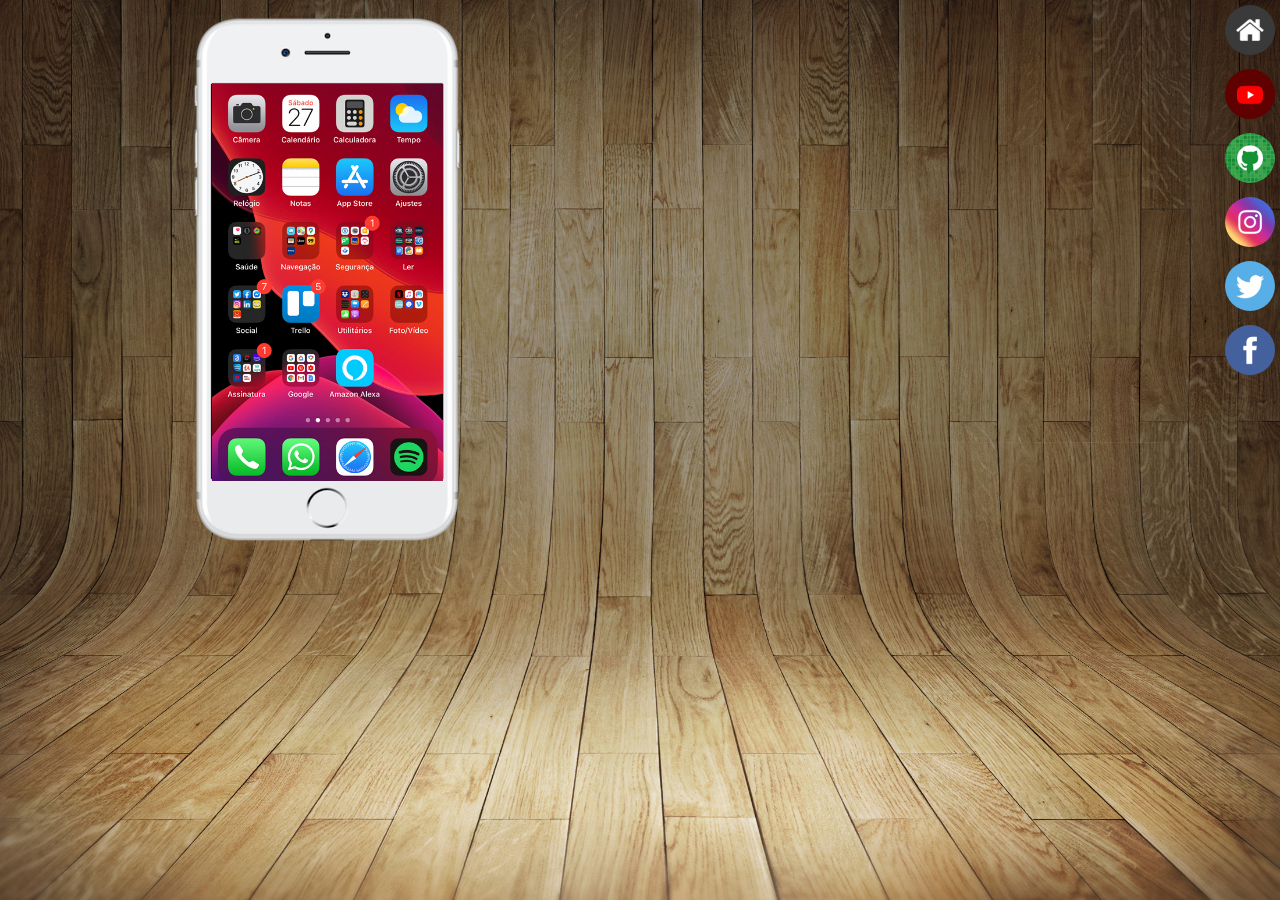
<file: index.html>
<!DOCTYPE html>
<html lang="pt-br">
<head>
    <meta charset="UTF-8">
    <meta http-equiv="X-UA-Compatible" content="IE=edge">
    <meta name="viewport" content="width=device-width, initial-scale=1.0">
    <link rel="shortcut icon" href="imagens/favicon.ico" type="image/x-icon">
    <link rel="stylesheet" href="estilos/index.css">
    <title>Projeto redes sociais </title>
</head>
<body>
    <!--Botões das redes sociais-->
    <section id="redes-sociais">
        <nav>
            <ul type="none">
                <li><a href="home.html" target="social"><img src="imagens/logo-home.jpg" alt="logo-home"></a></li>
                <li><a href="youtube.html" target="social"><img src="imagens/logo-youtube.jpg" alt="logo-youtube"></a></li>
                <li><a href="github.html" target="social"><img src="imagens/logo-github.jpg" alt="logo-github"></a></li>
                <li><a href="instagram.html" target="social"><img src="imagens/logo-instagram.jpg" alt="logo-instagram"></a></li>
                <li><a href="twitter.html" target="social"><img src="imagens/logo-twitter.jpg" alt="logo-twitter"></a></li>
                <li><a href="facebook.html" target="social"><img src="imagens/logo-facebook.jpg" alt="logo-facebook"></a></li>
            </ul>
        </nav>
    </section>
    <!--Seção celular-->
    <section id="celular">
        <img src="imagens/frame-iphone.png" alt="frame-iphone">
    </section>
    <!--Iframe das telas-->
    <iframe src="home.html" name="social" frameborder="0">
        Seu navegador poderá ser compatível com esse iframe!!!
    </iframe>
</body>
</html>
</file>
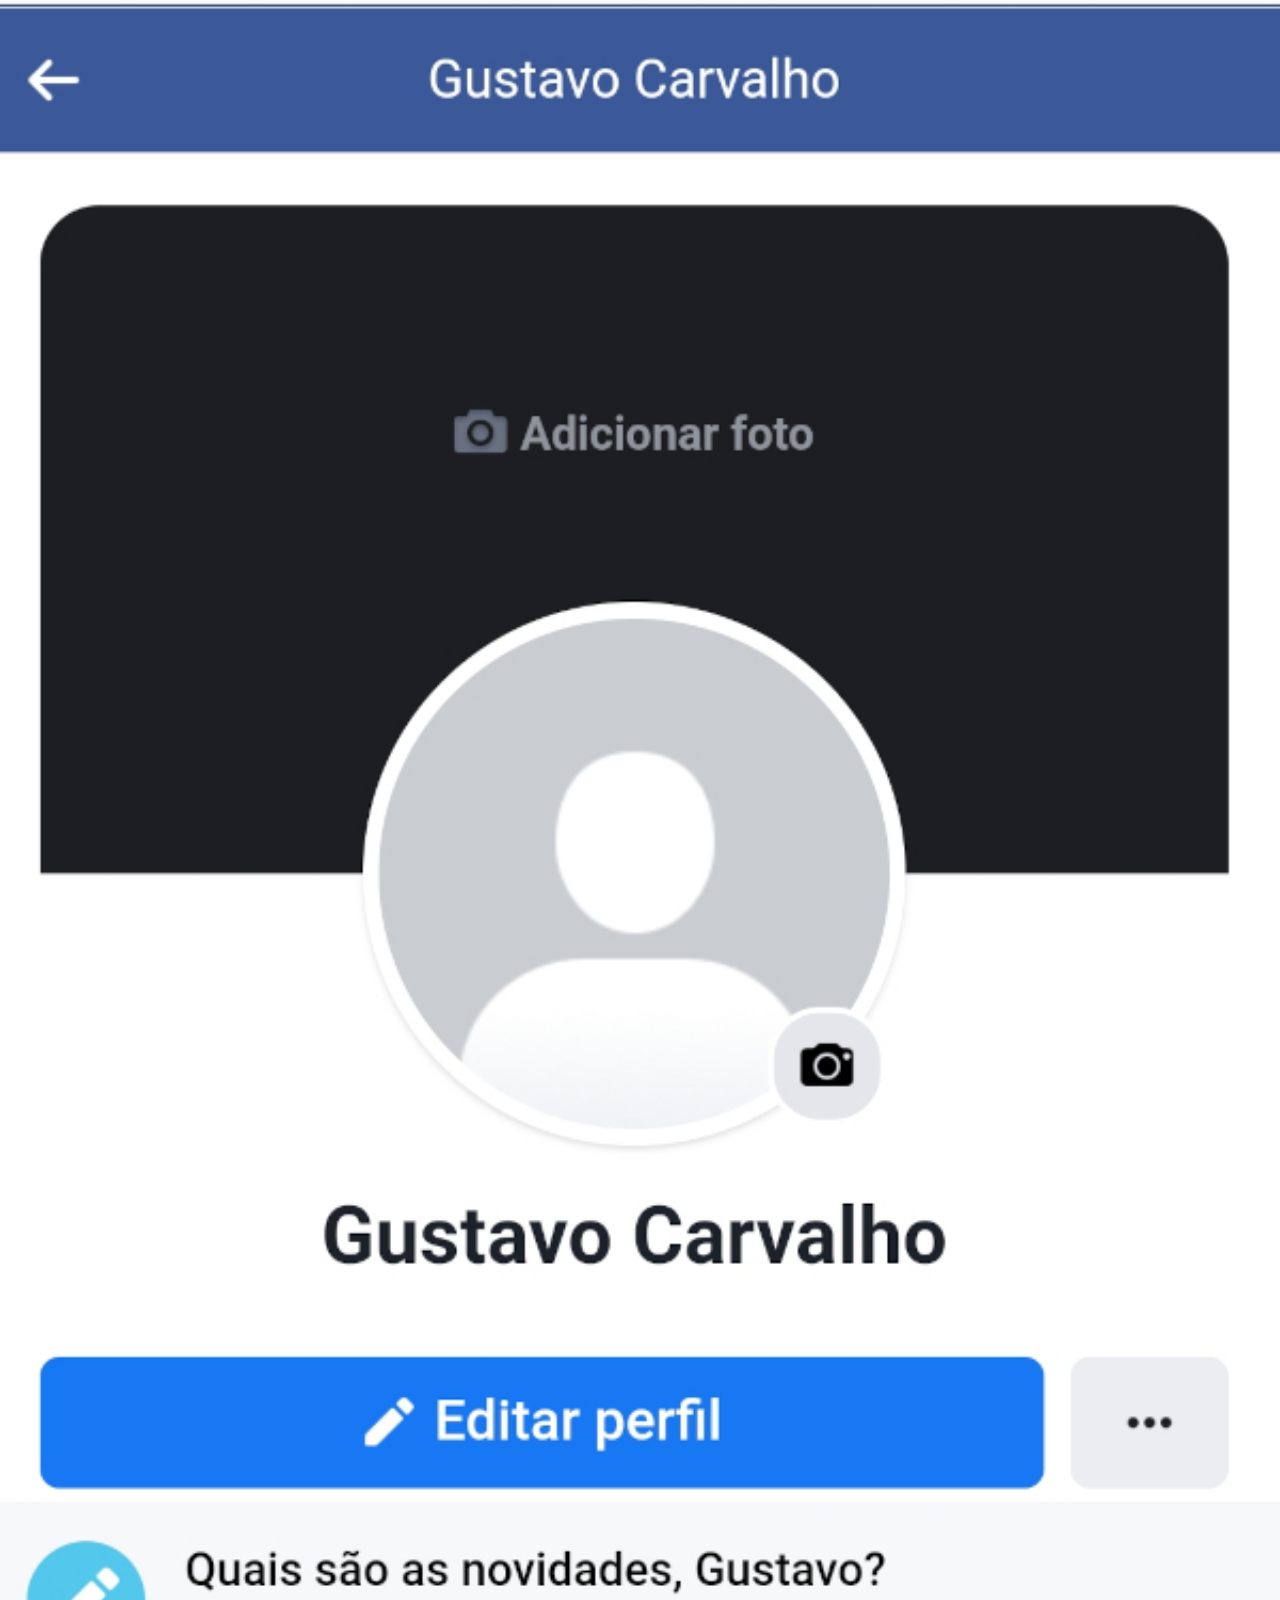
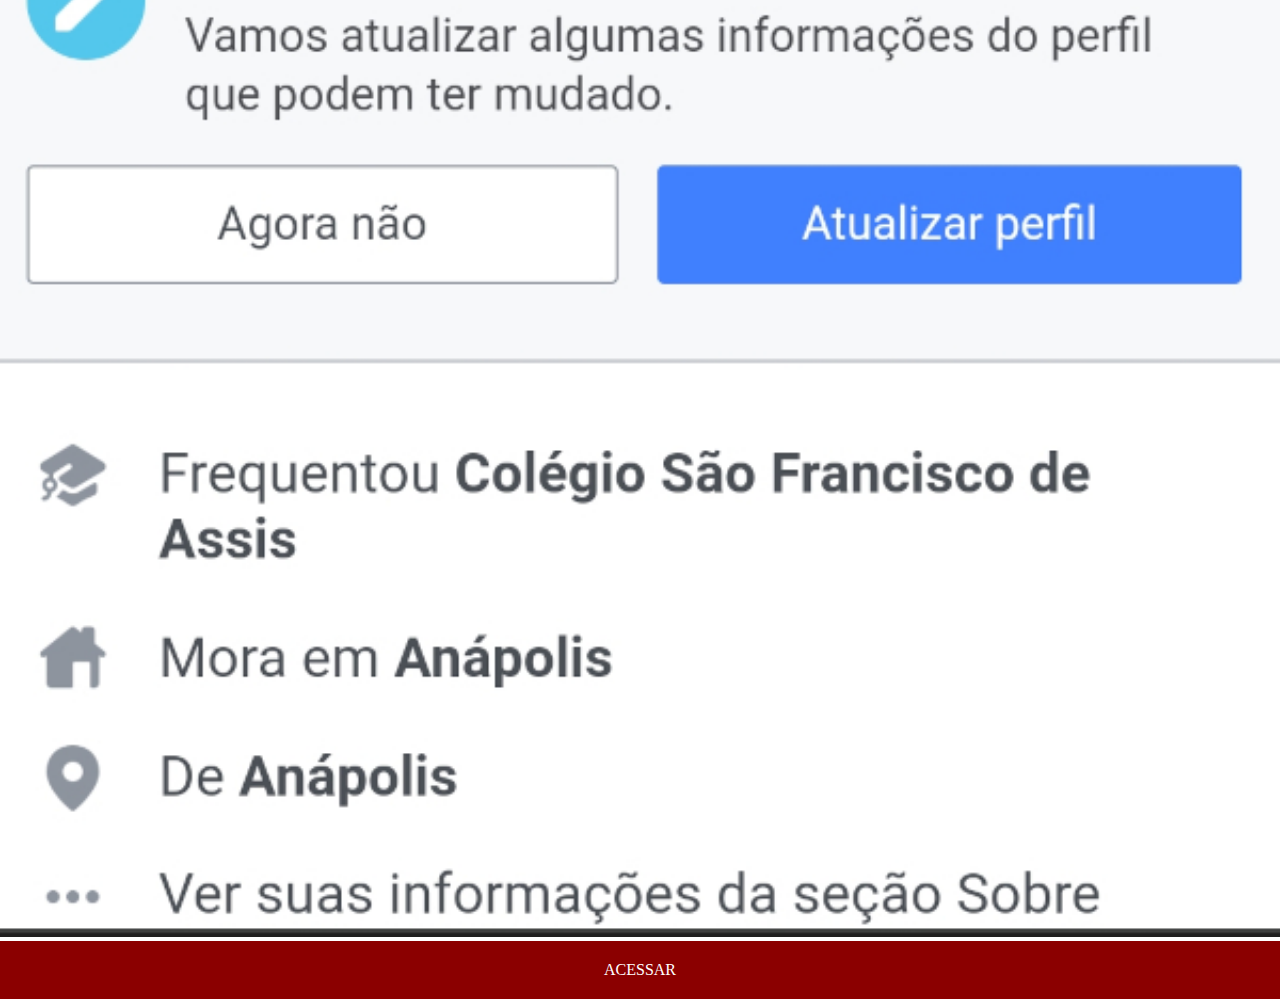
<file: facebook.html>
<!DOCTYPE html>
<html lang="en">
<head>
    <meta charset="UTF-8">
    <meta http-equiv="X-UA-Compatible" content="IE=edge">
    <meta name="viewport" content="width=device-width, initial-scale=1.0">
    <link rel="stylesheet" href="estilos/facebook.css">
    <title>Document</title>
</head>
<body>
    <img src="imagens/tela-facebook.jpg" alt="tela-facebook">
    <a href="https://web.facebook.com/profile.php?id=100011045645248" target="_blank">ACESSAR</a>
</body>
</html>
</file>
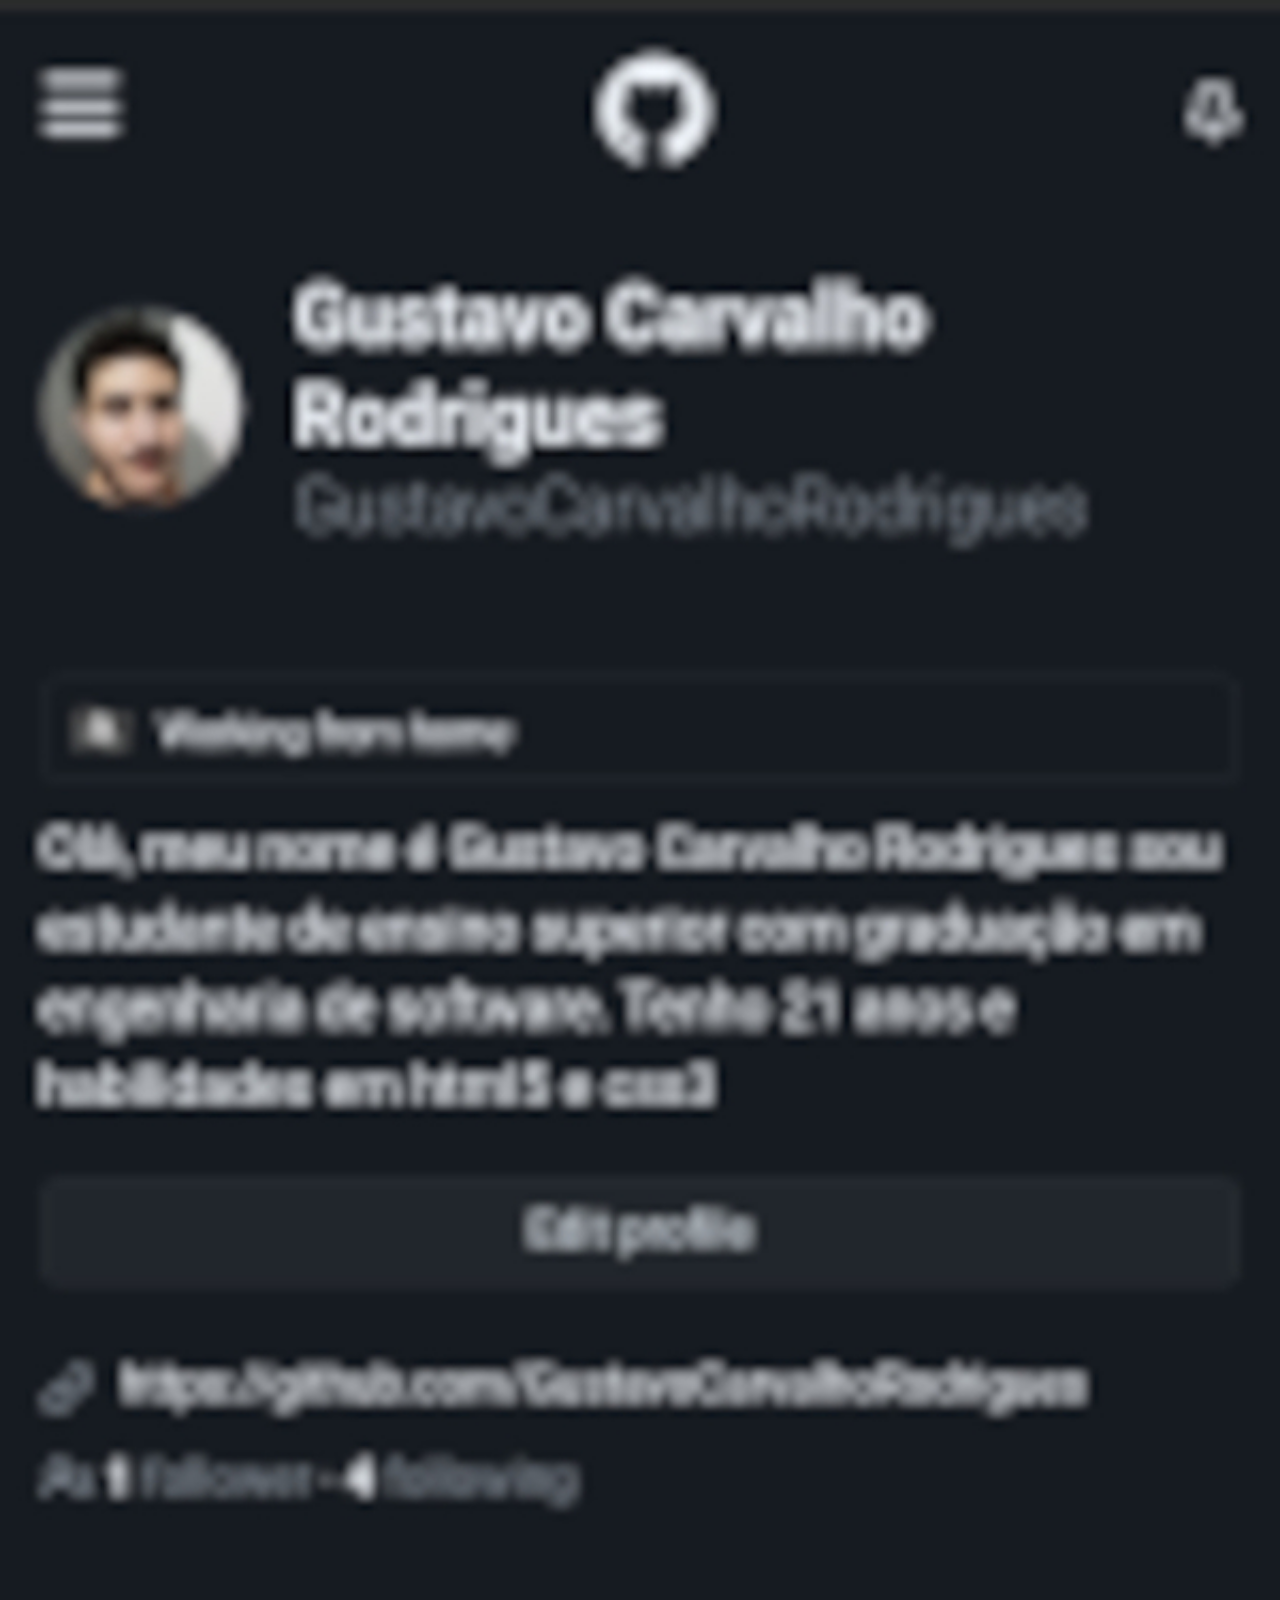
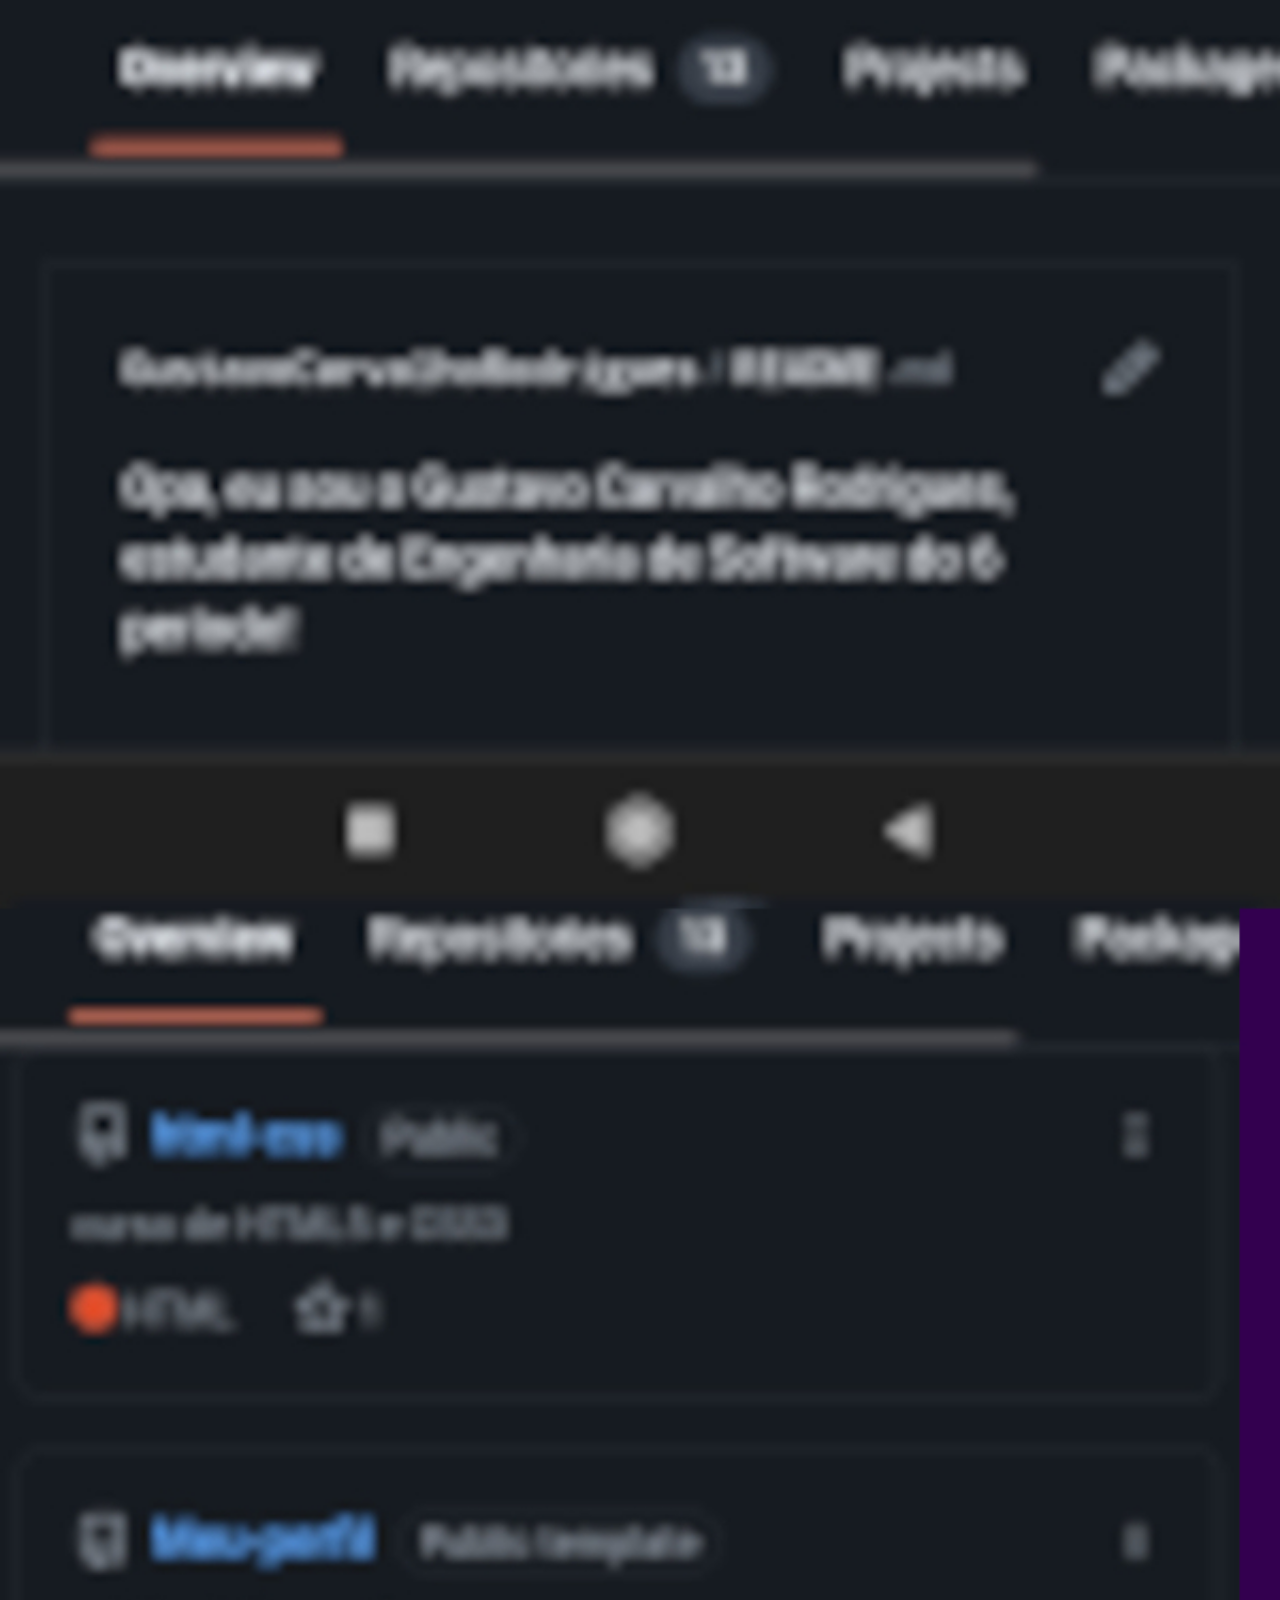
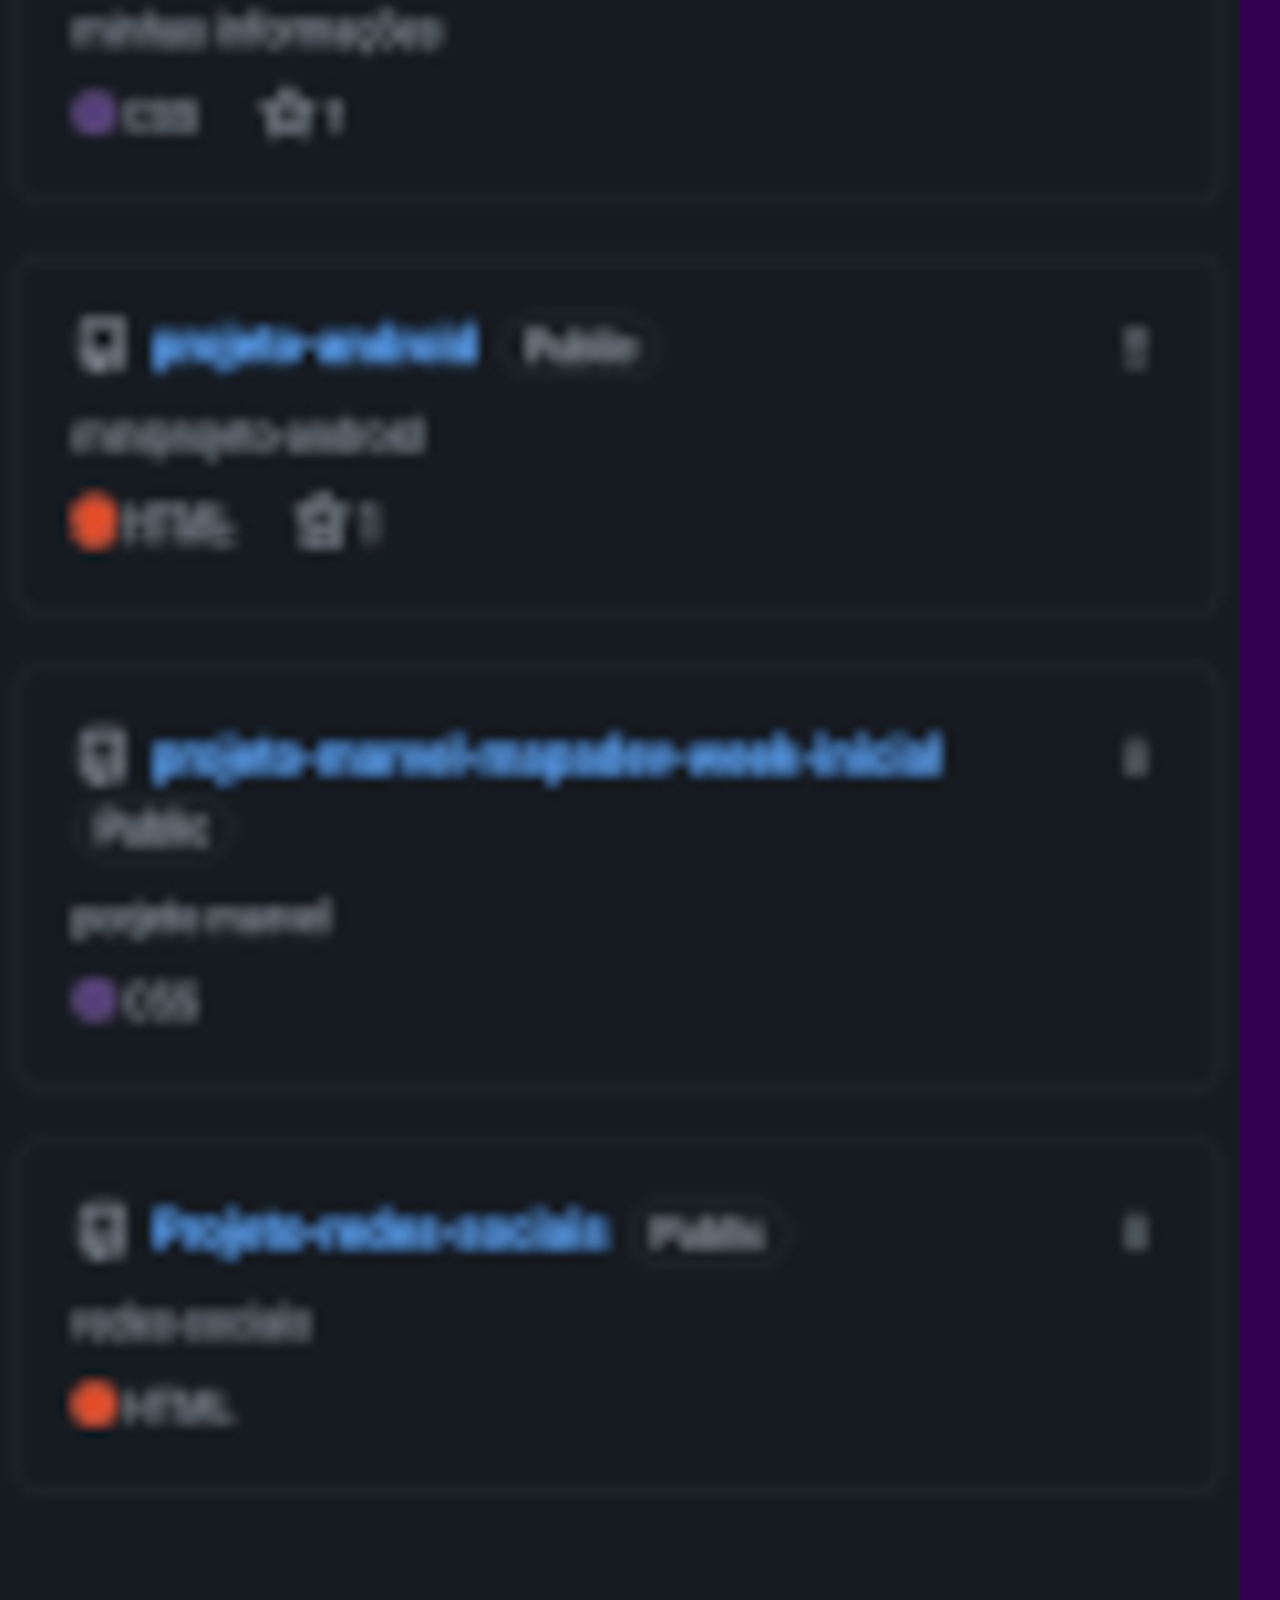
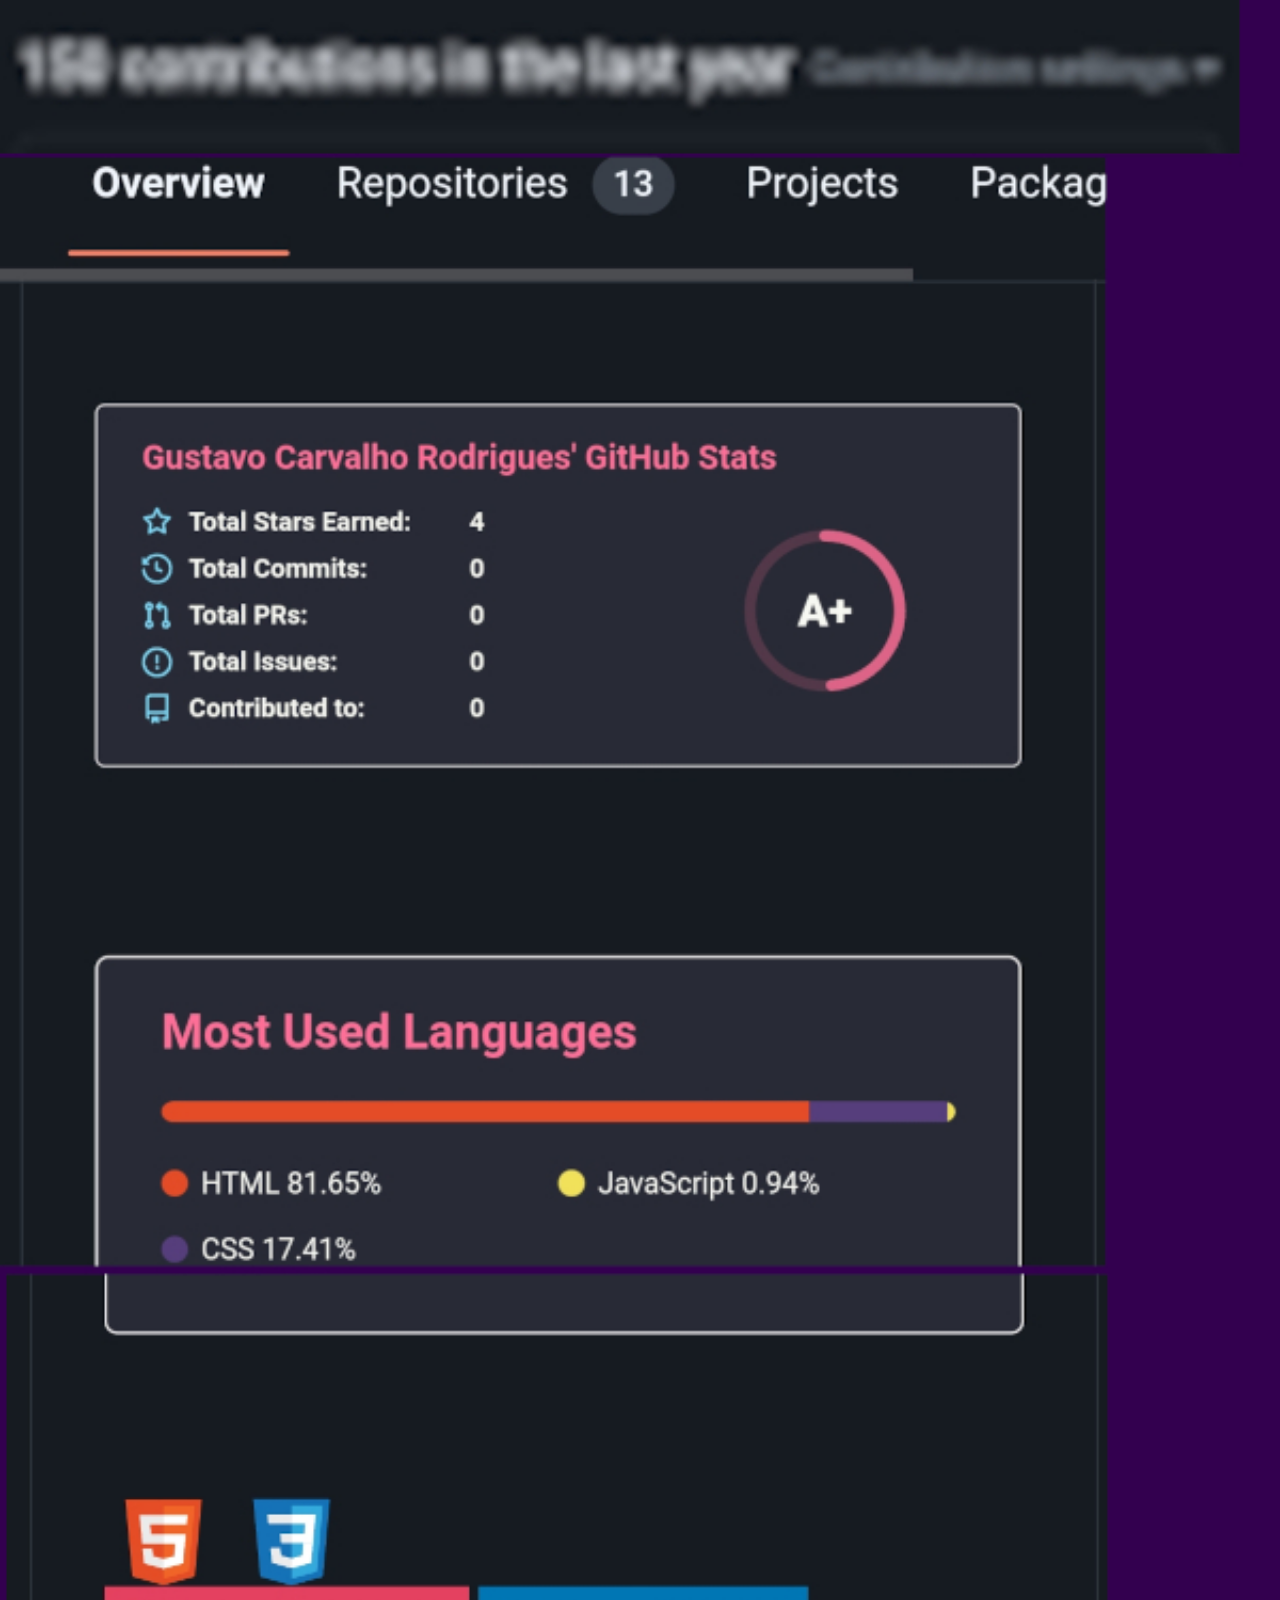
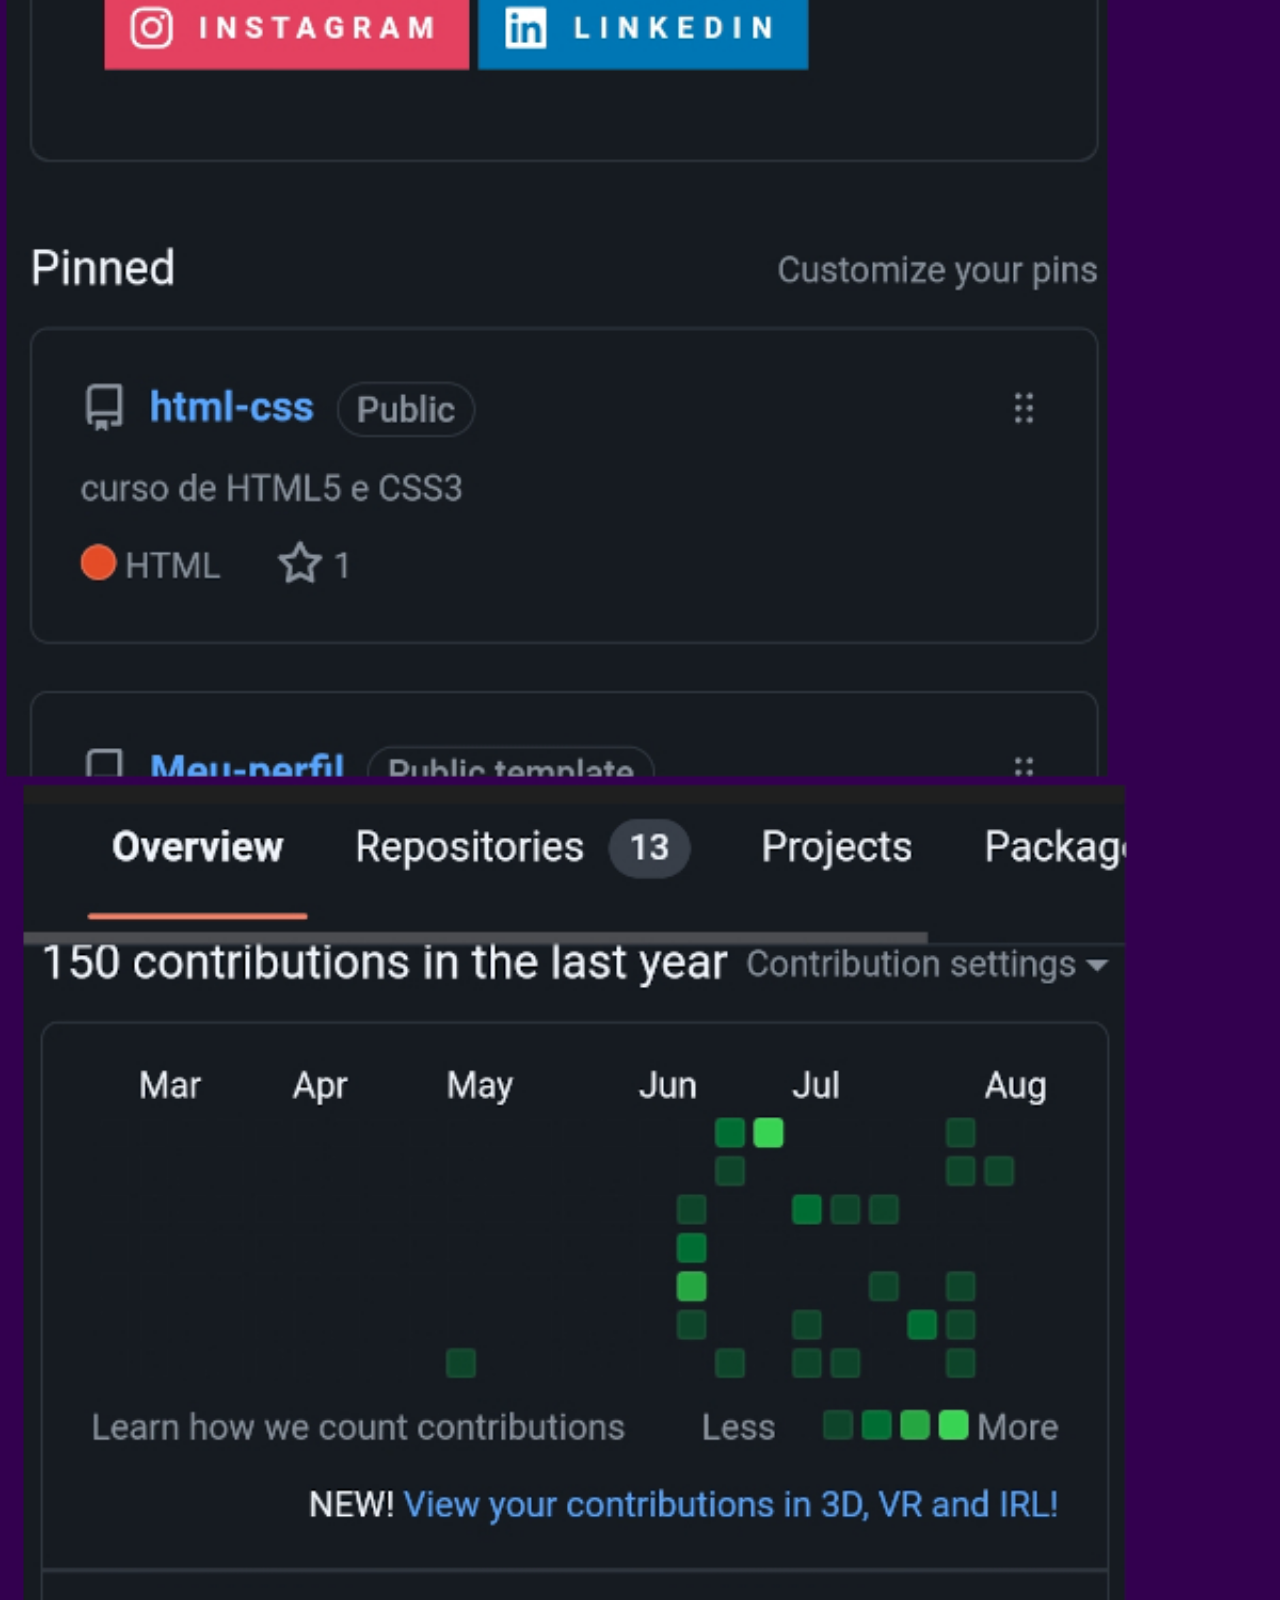
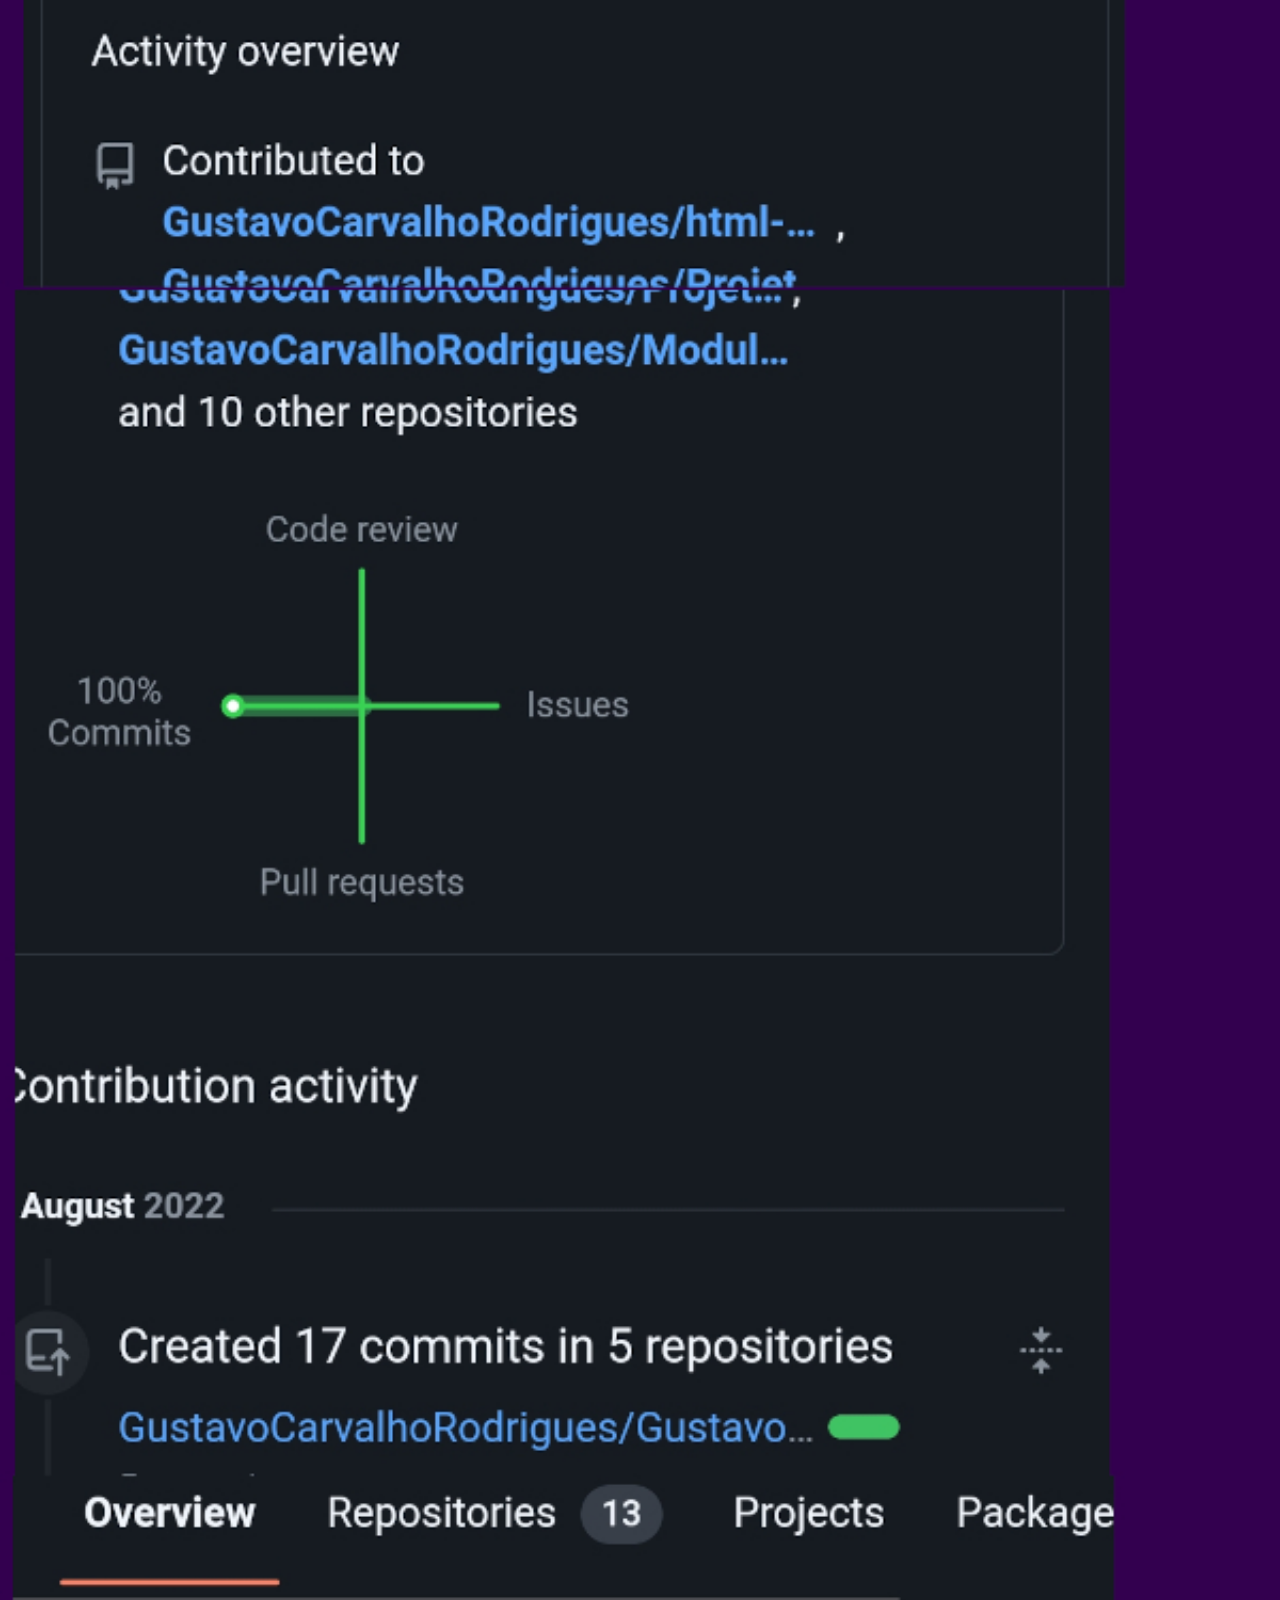
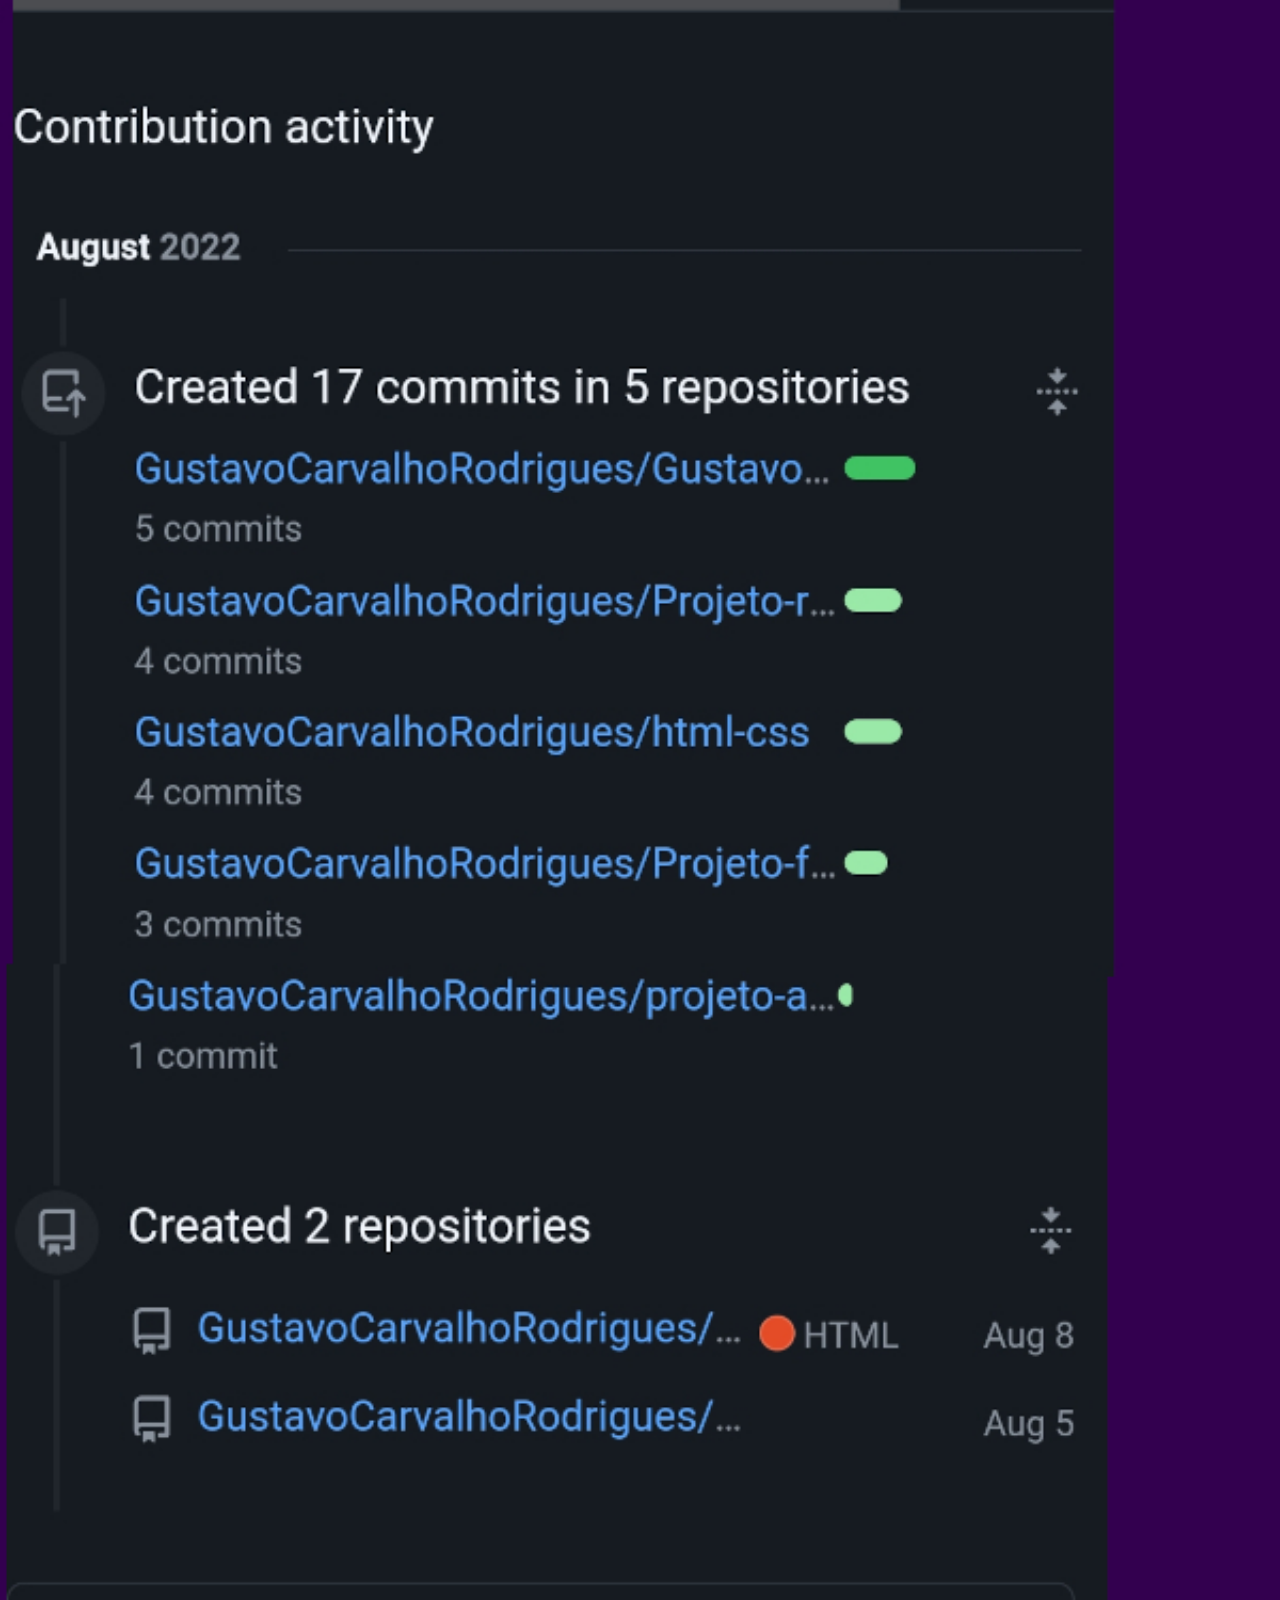
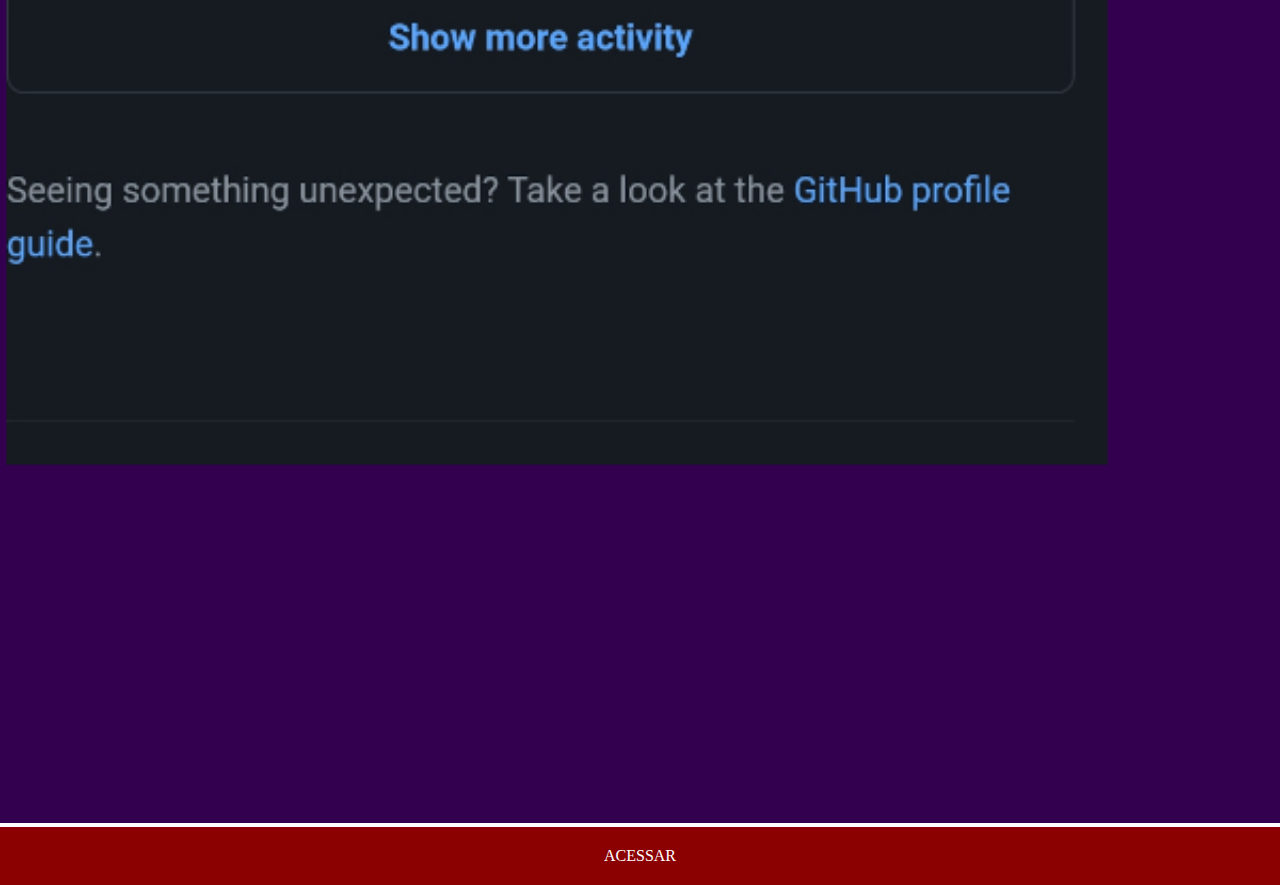
<file: github.html>
<!DOCTYPE html>
<html lang="en">
<head>
    <meta charset="UTF-8">
    <meta http-equiv="X-UA-Compatible" content="IE=edge">
    <meta name="viewport" content="width=device-width, initial-scale=1.0">
    <link rel="stylesheet" href="estilos/github.css">
    <title>Document</title>
</head>
<body>
    <img src="imagens/tela-github.jpg" alt="tela-github">
    <a href="https://github.com/GustavoCarvalhoRodrigues" target="_blank">ACESSAR</a>
</body>
</html>
</file>
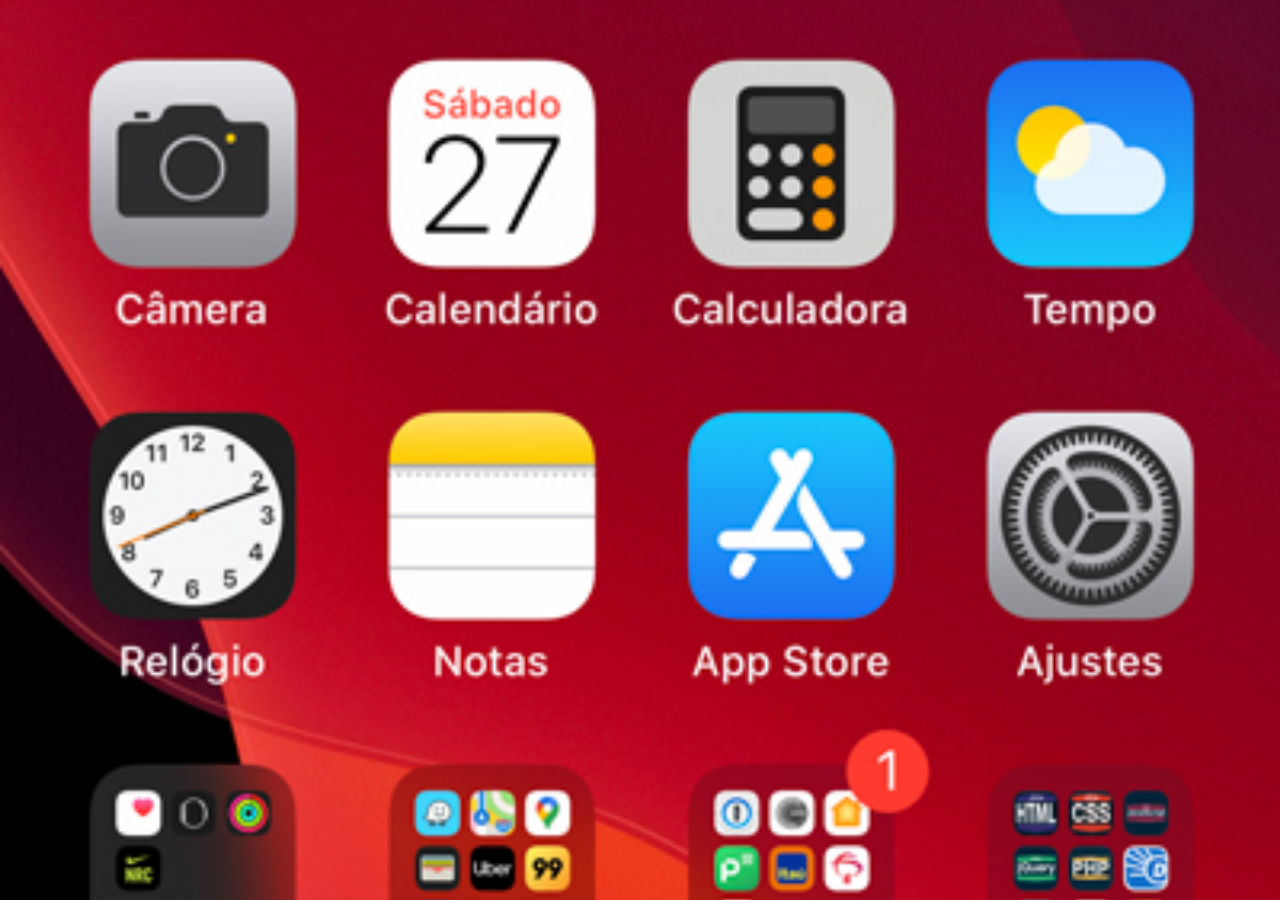
<file: home.html>
<!DOCTYPE html>
<html lang="pt-br">
<head>
    <meta charset="UTF-8">
    <meta http-equiv="X-UA-Compatible" content="IE=edge">
    <meta name="viewport" content="width=device-width, initial-scale=1.0">
    <link rel="stylesheet" href="estilos/home.css">
    <title>Document</title>
</head>
<body>
    
</body>
</html>
</file>
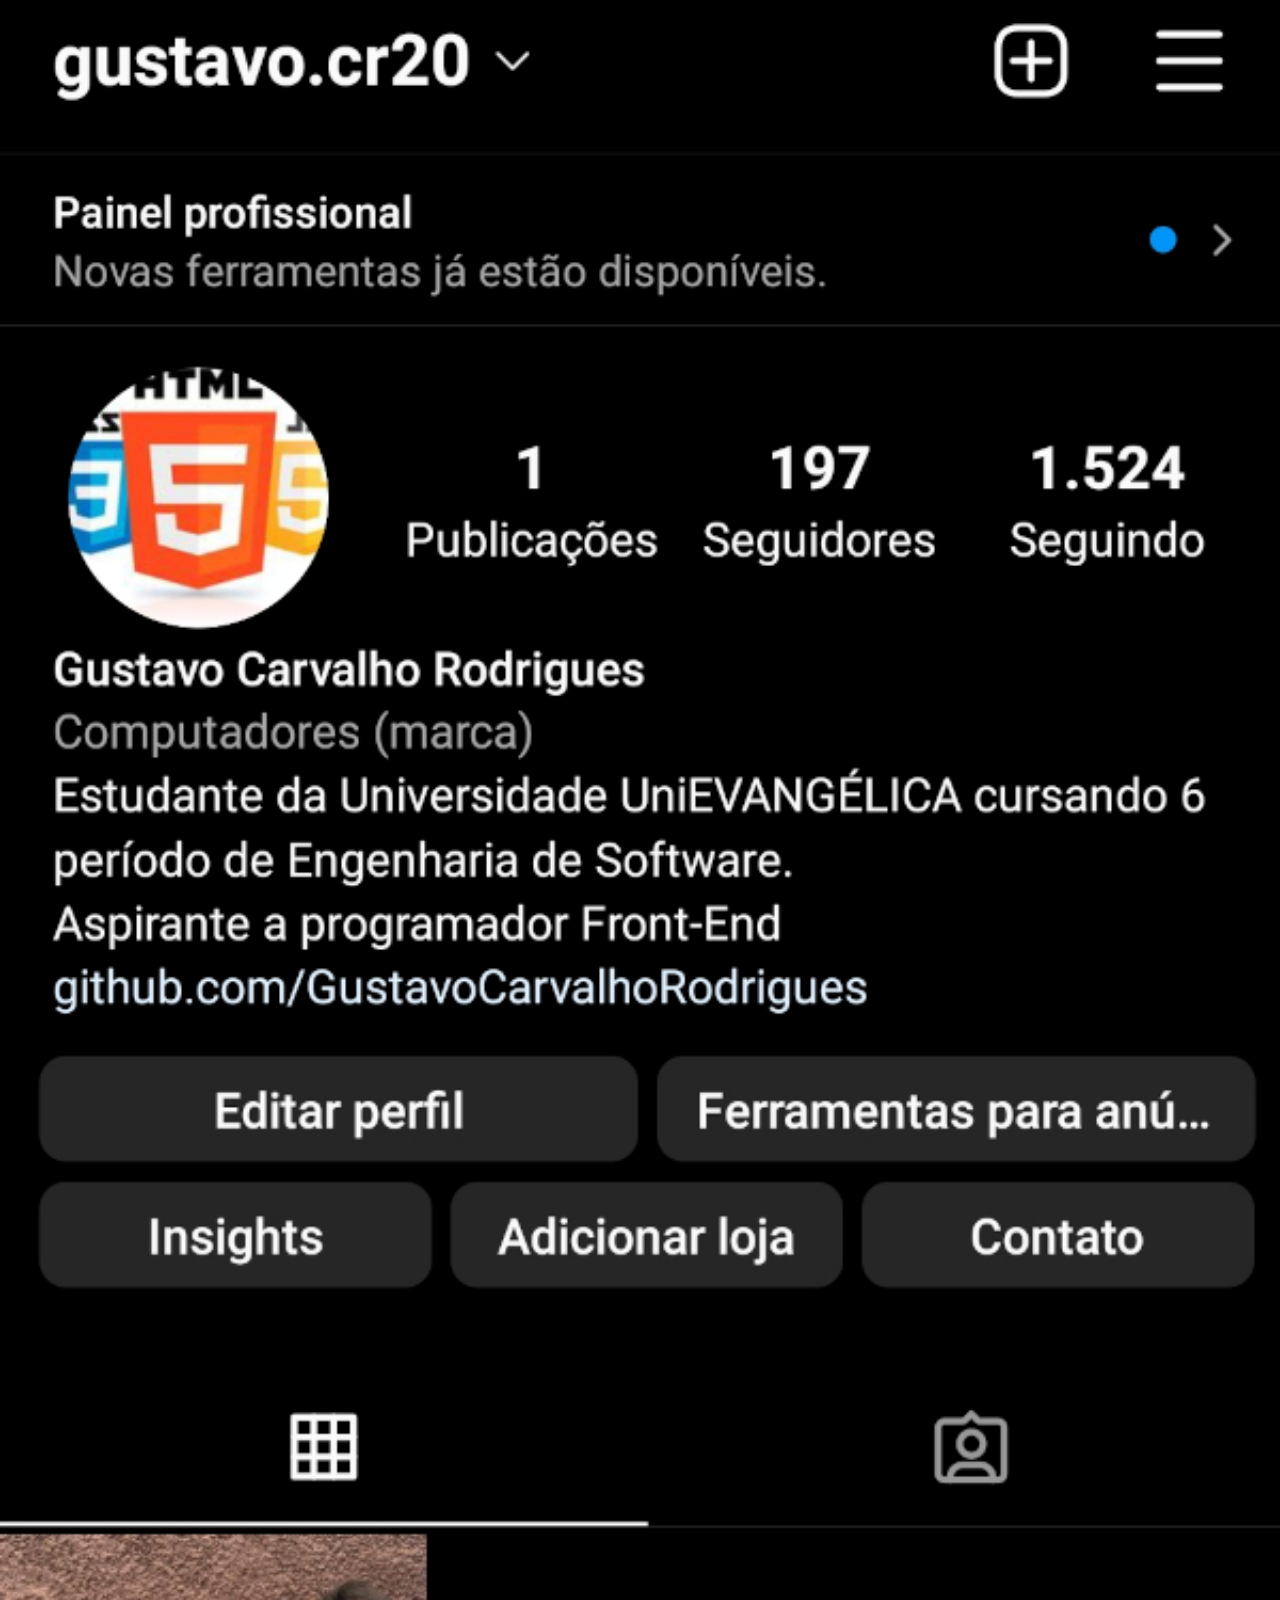
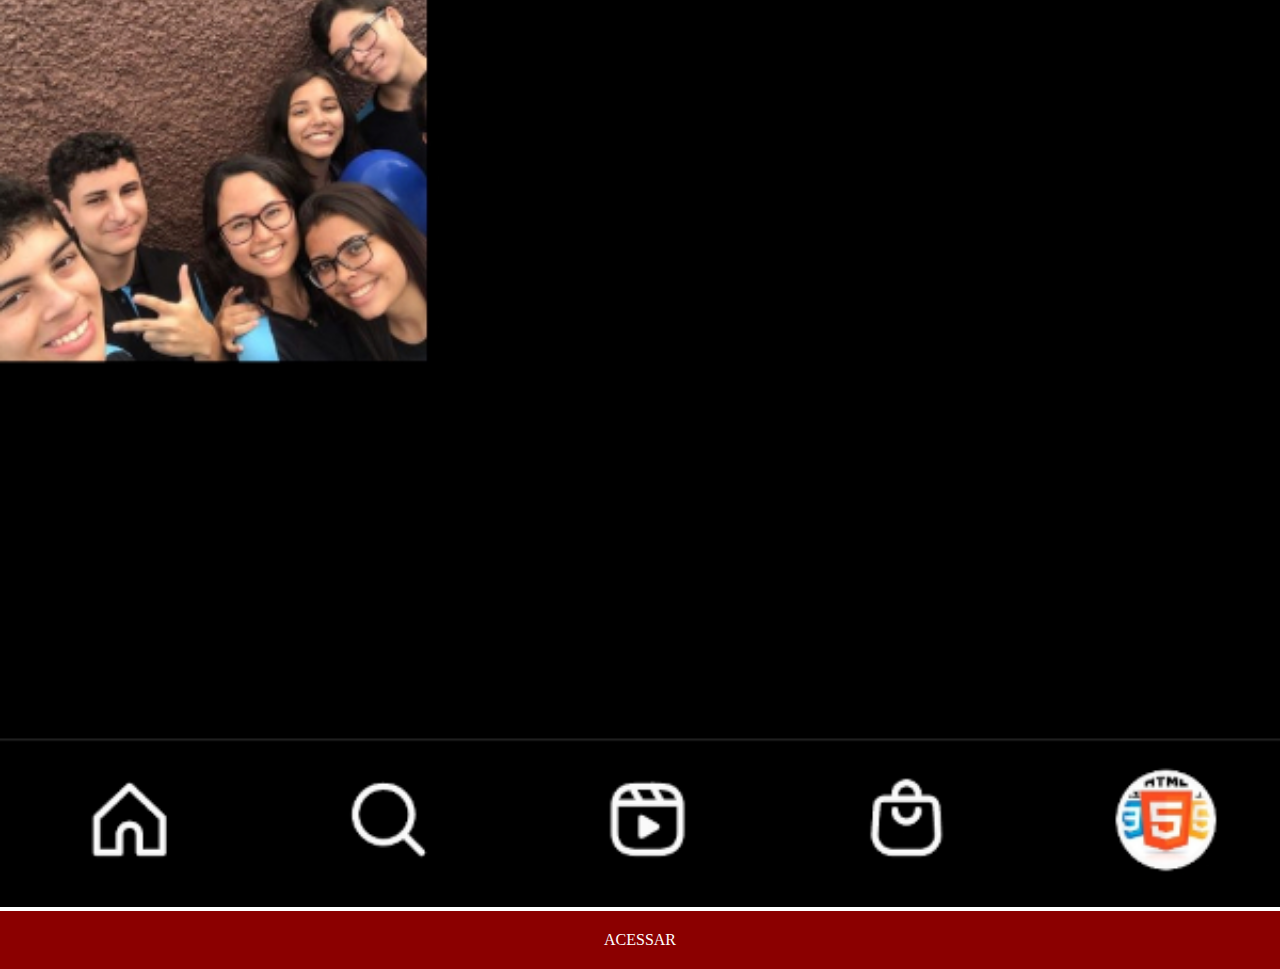
<file: instagram.html>
<!DOCTYPE html>
<html lang="en">
<head>
    <meta charset="UTF-8">
    <meta http-equiv="X-UA-Compatible" content="IE=edge">
    <meta name="viewport" content="width=device-width, initial-scale=1.0">
    <link rel="stylesheet" href="estilos/instagram.css">
    <title>Document</title>
</head>
<body>
    <img src="imagens/tela-instagram.jpg" alt="tela-instagram">
    <a href="https://www.instagram.com/gustavo.cr20/" target="_blank">ACESSAR</a>
</body>
</html>
</file>
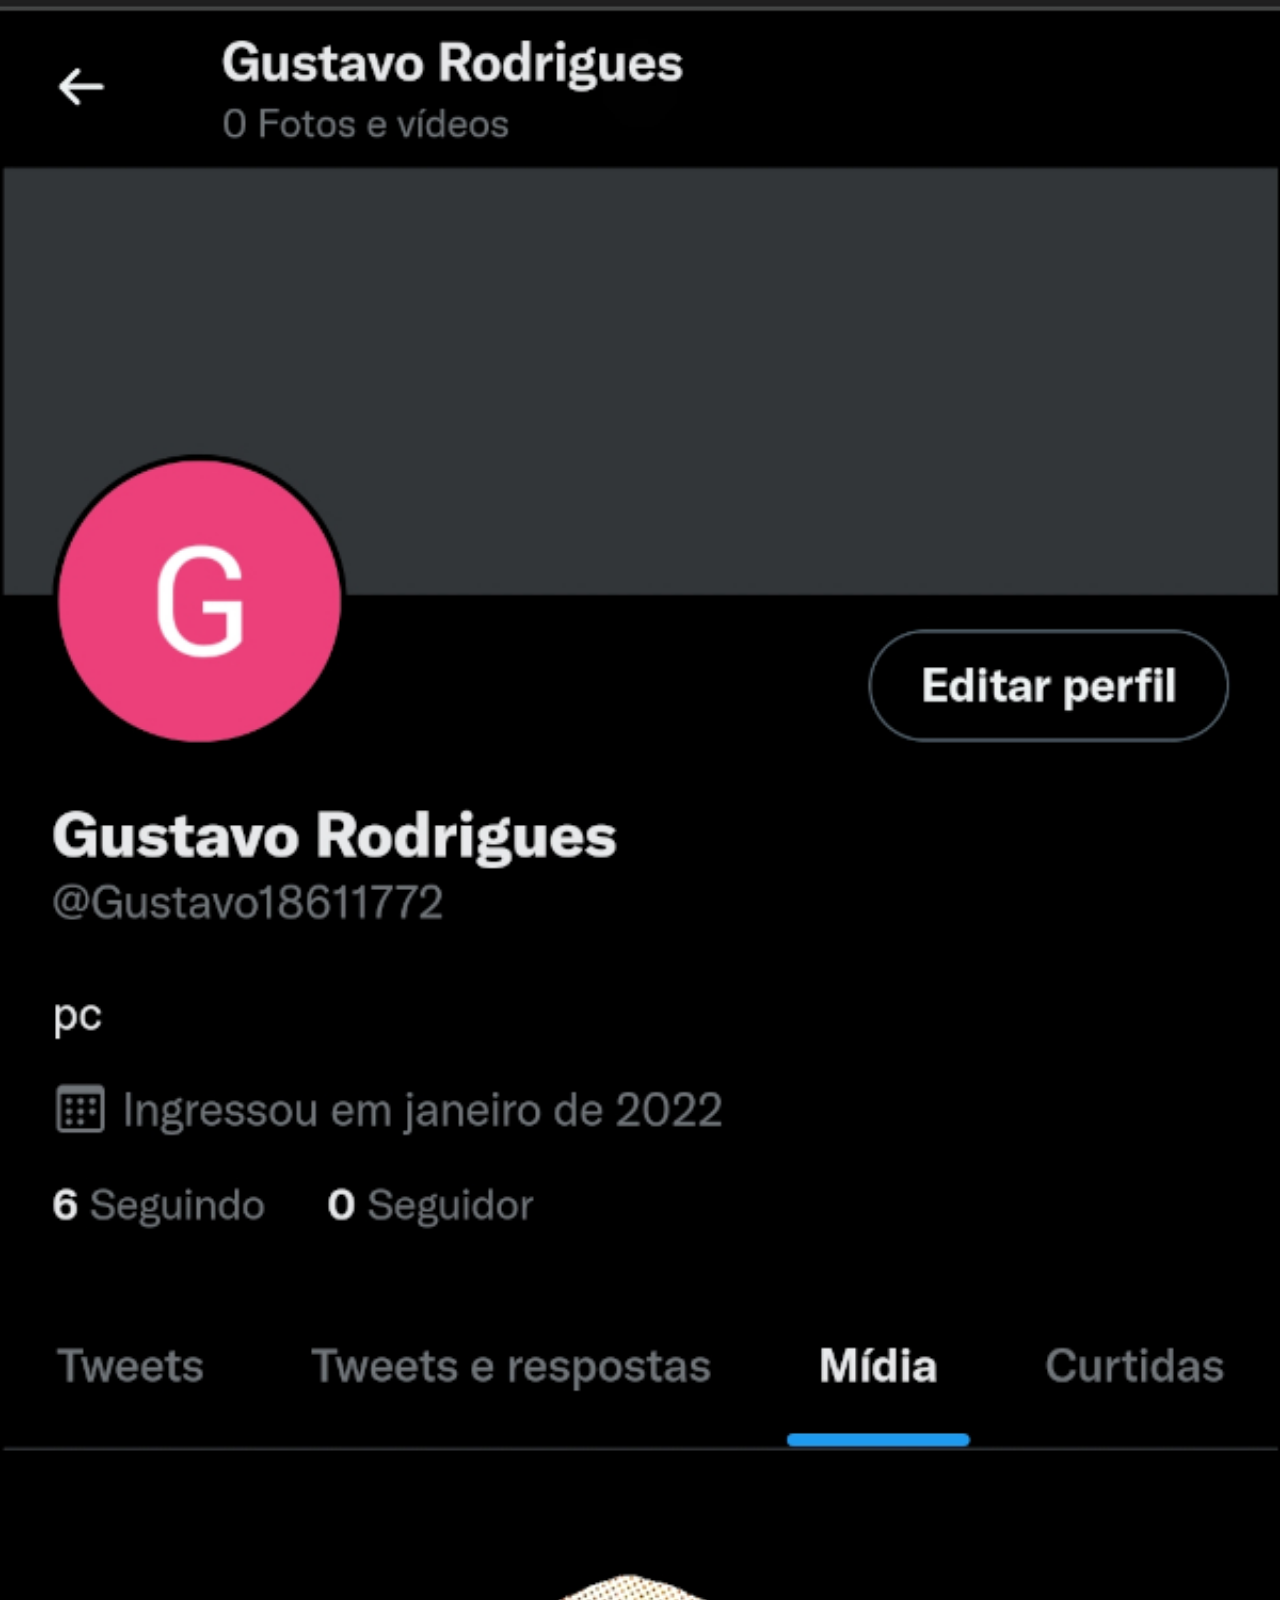
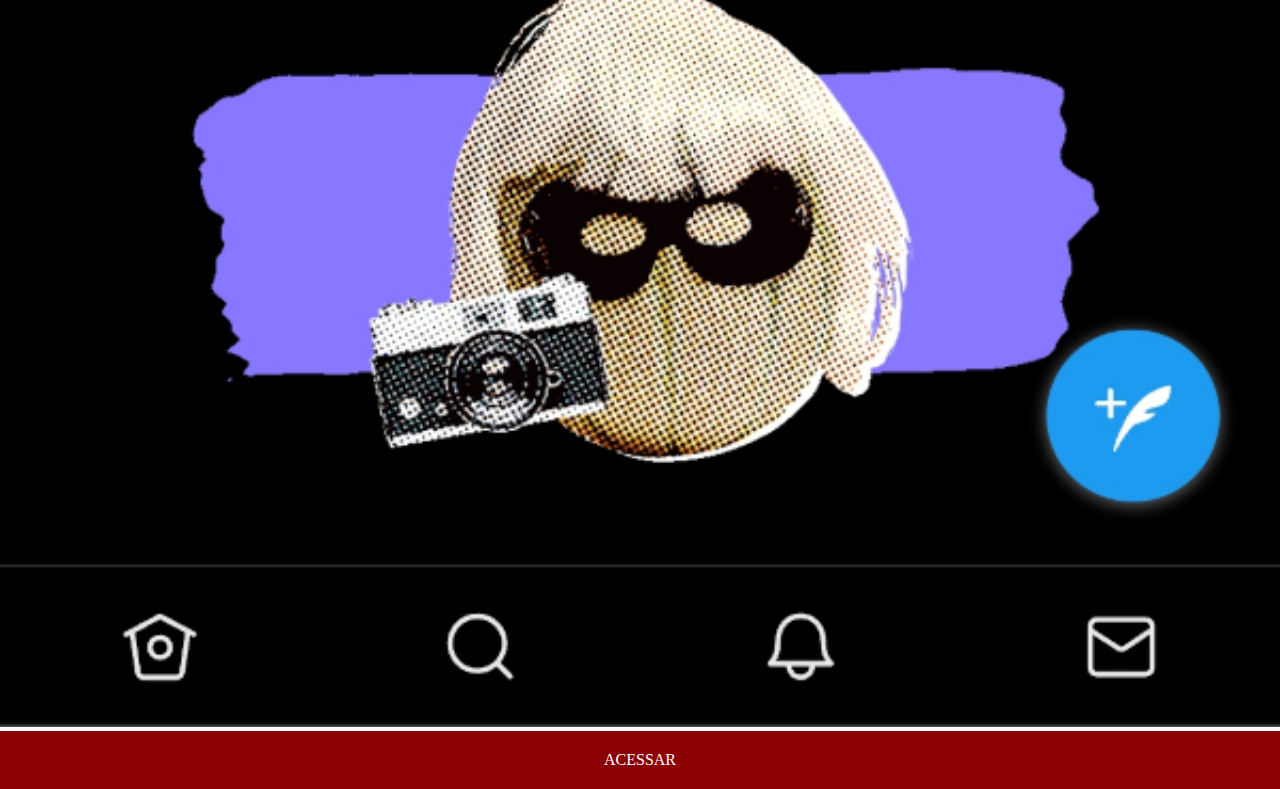
<file: twitter.html>
<!DOCTYPE html>
<html lang="pt-br">
<head>
    <meta charset="UTF-8">
    <meta http-equiv="X-UA-Compatible" content="IE=edge">
    <meta name="viewport" content="width=device-width, initial-scale=1.0">
    <link rel="stylesheet" href="estilos/twitter.css">
    <title>Document</title>
</head>
<body>
    <img src="imagens/tela-twitter.jpg" alt="tela-twitter">
    <a href="https://twitter.com/Gustavo18611772" target="_blank">ACESSAR</a>
</body>
</html>
</file>
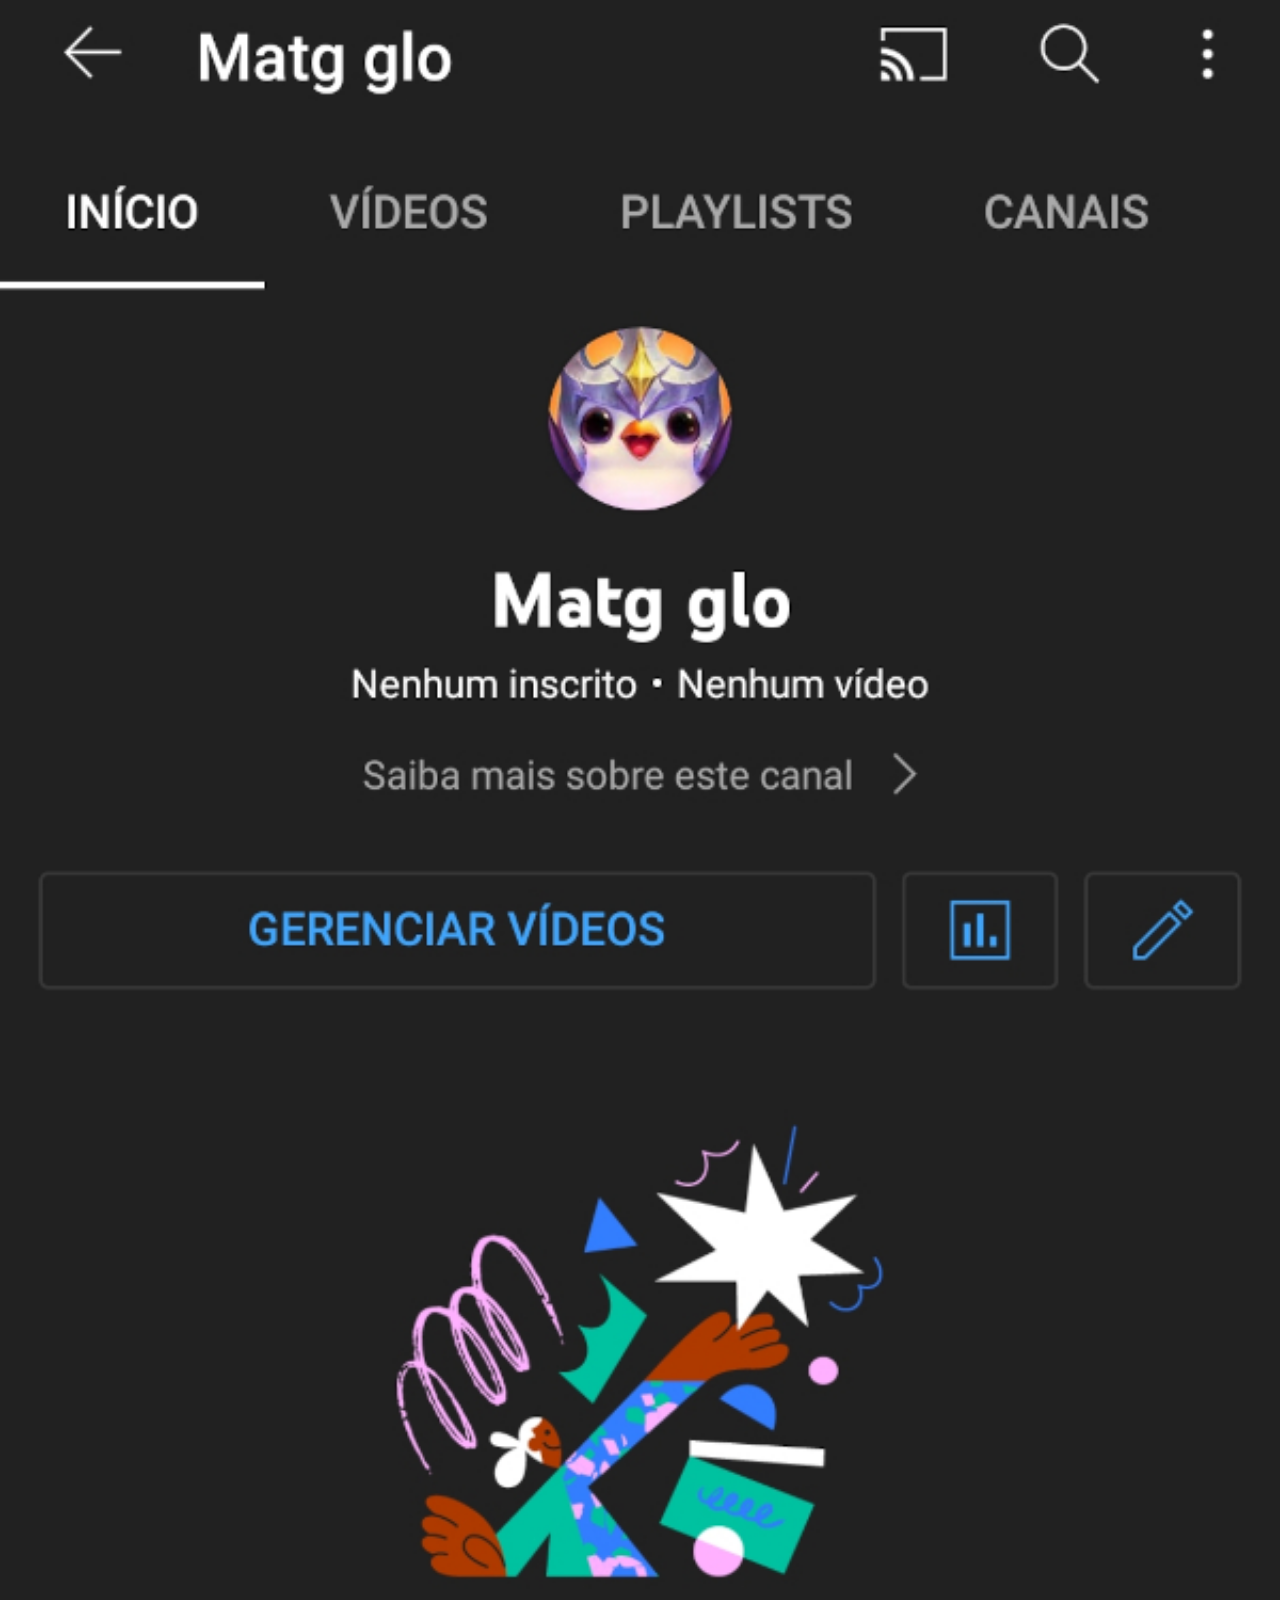
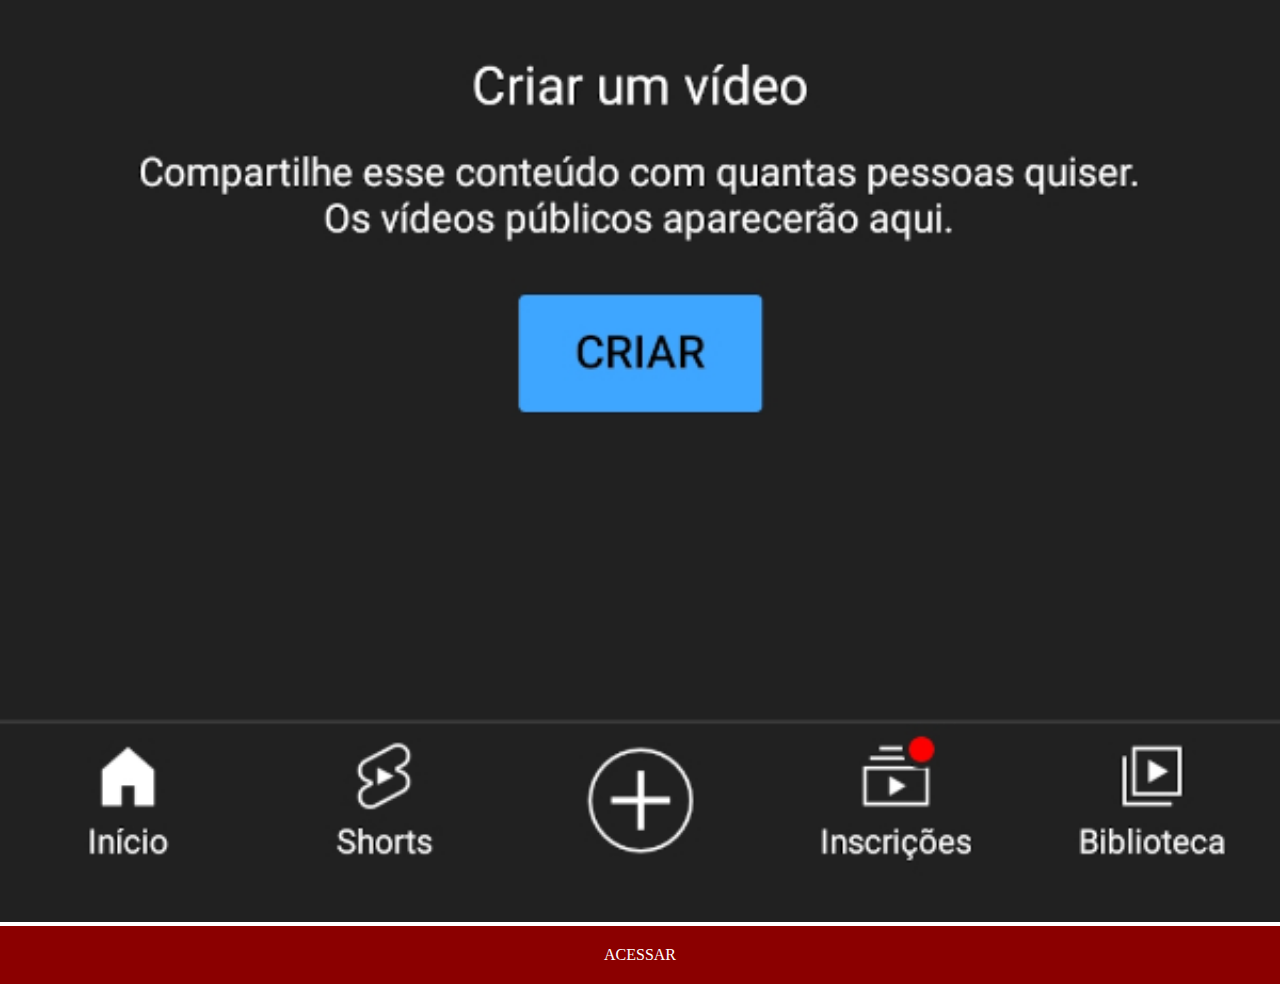
<file: youtube.html>
<!DOCTYPE html>
<html lang="pt-br">
<head>
    <meta charset="UTF-8">
    <meta http-equiv="X-UA-Compatible" content="IE=edge">
    <meta name="viewport" content="width=device-width, initial-scale=1.0">
    <link rel="stylesheet" href="estilos/youtube.css">
    <title>Document</title>
</head>
<body>
    <img src="imagens/tela-youtube.jpg" alt="tela-youtube">
    <a href="https://www.youtube.com/channel/UCepEBhQnXtG5RhX26PMfAQA" target="_blank">ACESSAR</a>
</body>
</html>
</file>
<file: estilos/index.css>
@charset "UTF-8";

*{
    padding: 0px;
    margin: 0px;
    font-family: Arial, Helvetica, sans-serif;
}
html, body{
    background: url('../imagens/fundo-madeira.jpg') top center, no-repeat;
    background-size: cover;
    background-attachment: fixed;
    width: 100vw;
    height: 100vh;
}
body{
    background-color: black;
}
::-webkit-scrollbar{
    width: 0px;
    height: 0px;
}
/*Seção botões*/
section#redes-sociais{
    display: flex;
    flex-direction: column;
    align-items: flex-end;
    width: 100vw;
}
a > img{
    border-radius: 50%;
    margin: 5px;
    width: 50px;
}
a > img:hover{
    border: 2px solid rgba(128, 128, 128, 0.479);
    transition: border .5s;
    box-sizing: border-box;
}
/*Seção celular*/
section#celular{
    margin: auto;
}
#celular > img{
    position: absolute;
    top: 1em;
    left: 15%;
    width: 270px;
    height: 527px;
}
iframe{
    position: relative;
    top: -20em;
    left: 15%;
    margin: 20px;
    width: 231px;
    height: 397px;
}
</file>
<file: estilos/facebook.css>
@charset "UTF-8";
*{
    padding: 0px;
    margin: 0px;
}
::-webkit-scrollbar{
    width: 0px;
    height: 0px;
}
img{
    width: 100vw;
}
a{
    display: block;
    text-align: center;
    text-decoration: none;
    background-color: darkred;
    color: white;
   padding: 20px;
}
a:hover{
    background-color: red;
}
</file>
<file: estilos/github.css>
@charset "UTF-8";
*{
    padding: 0px;
    margin: 0px;
}
::-webkit-scrollbar{
    width: 0px;
    height: 0px;
}
img{
    width: 100vw;
}
a{
    display: block;
    text-align: center;
    text-decoration: none;
    background-color: darkred;
    color: white;
   padding: 20px;
}
a:hover{
    background-color: red;
}
</file>
<file: estilos/home.css>
@charset "UTF-8";

*{
    padding: 0px;
    margin: 0px;
}
body{
    background: url('../imagens/tela-home.jpg') top center, no-repeat;
    background-size: cover;
    background-attachment: fixed;
}
</file>
<file: estilos/instagram.css>
@charset "UTF-8";
*{
    padding: 0px;
    margin: 0px;
}
::-webkit-scrollbar{
    width: 0px;
    height: 0px;
}
img{
    width: 100vw;
}
a{
    display: block;
    text-align: center;
    text-decoration: none;
    background-color: darkred;
    color: white;
   padding: 20px;
}
a:hover{
    background-color: red;
}
</file>
<file: estilos/twitter.css>
@charset "UTF-8";
*{
    padding: 0px;
    margin: 0px;
}
::-webkit-scrollbar{
    width: 0px;
    height: 0px;
}
img{
    width: 100vw;
}
a{
    display: block;
    text-align: center;
    text-decoration: none;
    background-color: darkred;
    color: white;
   padding: 20px;
}
a:hover{
    background-color: red;
}
</file>
<file: estilos/youtube.css>
@charset "UTF-8";
*{
    padding: 0px;
    margin: 0px;
}
::-webkit-scrollbar{
    width: 0px;
    height: 0px;
}
img{
    width: 100vw;
}
a{
    display: block;
    text-align: center;
    text-decoration: none;
    background-color: darkred;
    color: white;
   padding: 20px;
}
a:hover{
    background-color: red;
}
</file>
